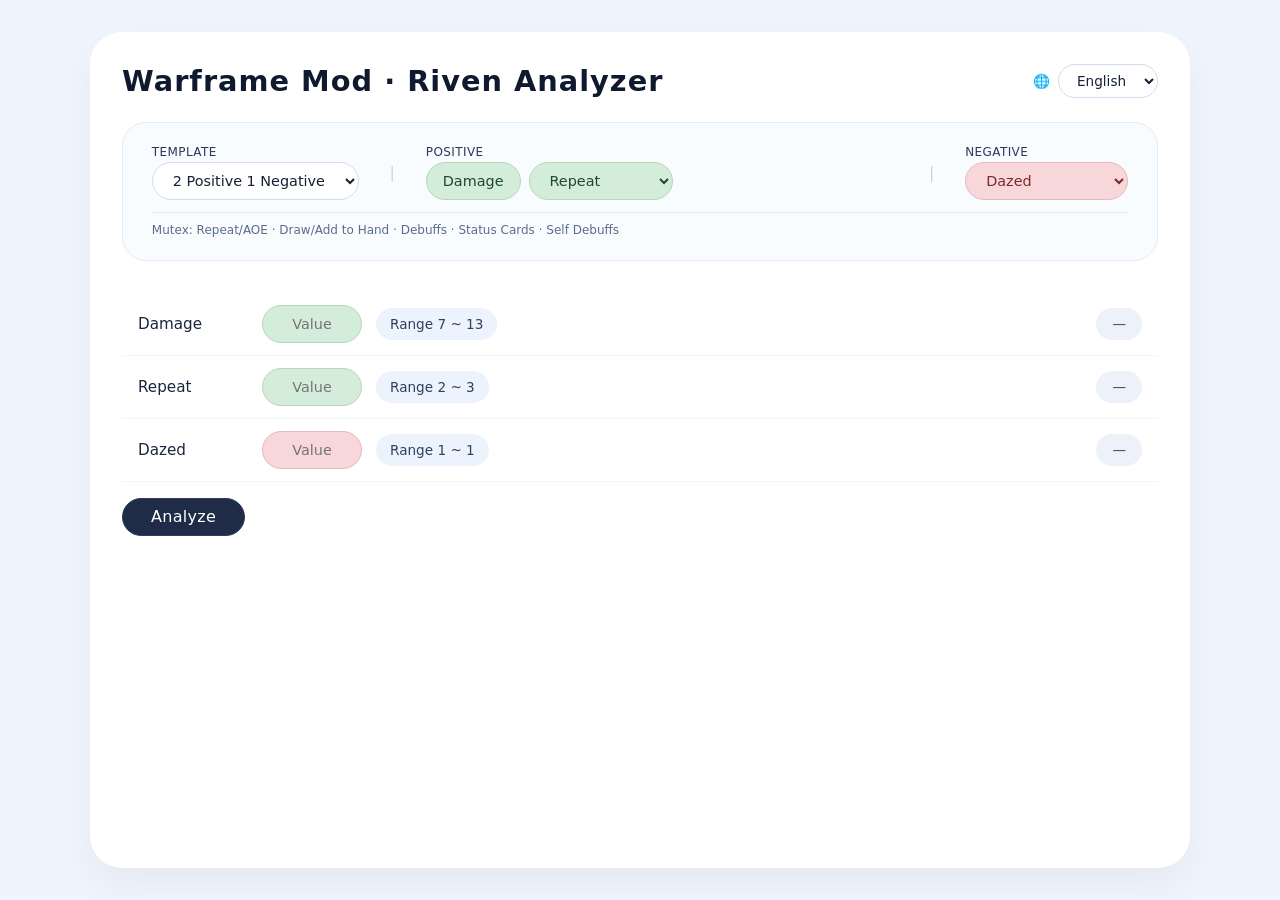
<file: Riven/index.html>
<!DOCTYPE html>
<html lang="zh-CN">
<head>
    <meta charset="UTF-8">
    <meta name="viewport" content="width=device-width, initial-scale=1.0">
    <title>WarframeMod Riven Analyzer</title>
    <link rel="stylesheet" href="index.css">
</head>
<body>
<div class="app">
    <div class="header-row">
        <div class="title" data-i18n="title">星际战甲Mod · 紫卡分析</div>
        <div class="lang-selector">
            <label for="langSelect">🌐</label>
            <select id="langSelect">
                <option value="zh">中文</option>
                <option value="en">English</option>
            </select>
        </div>
    </div>

    <div class="config-panel">
        <div class="config-row">
            <div class="field">
                <label for="statType" data-i18n="template">模板</label>
                <select id="statType">
                    <option value="2+" data-i18n="opt_2p">2正面</option>
                    <option value="2+1" selected data-i18n="opt_2p1n">2正面 1负面</option>
                    <option value="3+" data-i18n="opt_3p">3正面</option>
                    <option value="3+1" data-i18n="opt_3p1n">3正面 1负面</option>
                </select>
            </div>

            <span class="inline-divider">|</span>

            <div class="field field-positive">
                <label data-i18n="positive">正面</label>
                <div class="selector-group" id="positiveSelectors">
                    <span class="fixed-damage" data-i18n="damage">伤害</span>
                </div>
            </div>

            <span class="inline-divider">|</span>

            <div class="field field-negative">
                <label data-i18n="negative">负面</label>
                <div class="selector-group" id="negativeSelectors">
                </div>
            </div>
        </div>

        <div class="mutex-info" data-i18n="mutex_info">互斥词条：重复攻击/攻击全体 · 抽牌/添加牌 · 负面效果 · 状态牌 · 自身负面效果</div>
    </div>

    <div id="resultContainer"></div>
</div>

<script src="data.js"></script>
<script src="i18n.js"></script>
<script src="app.js"></script>
</body>
</html>
</file>
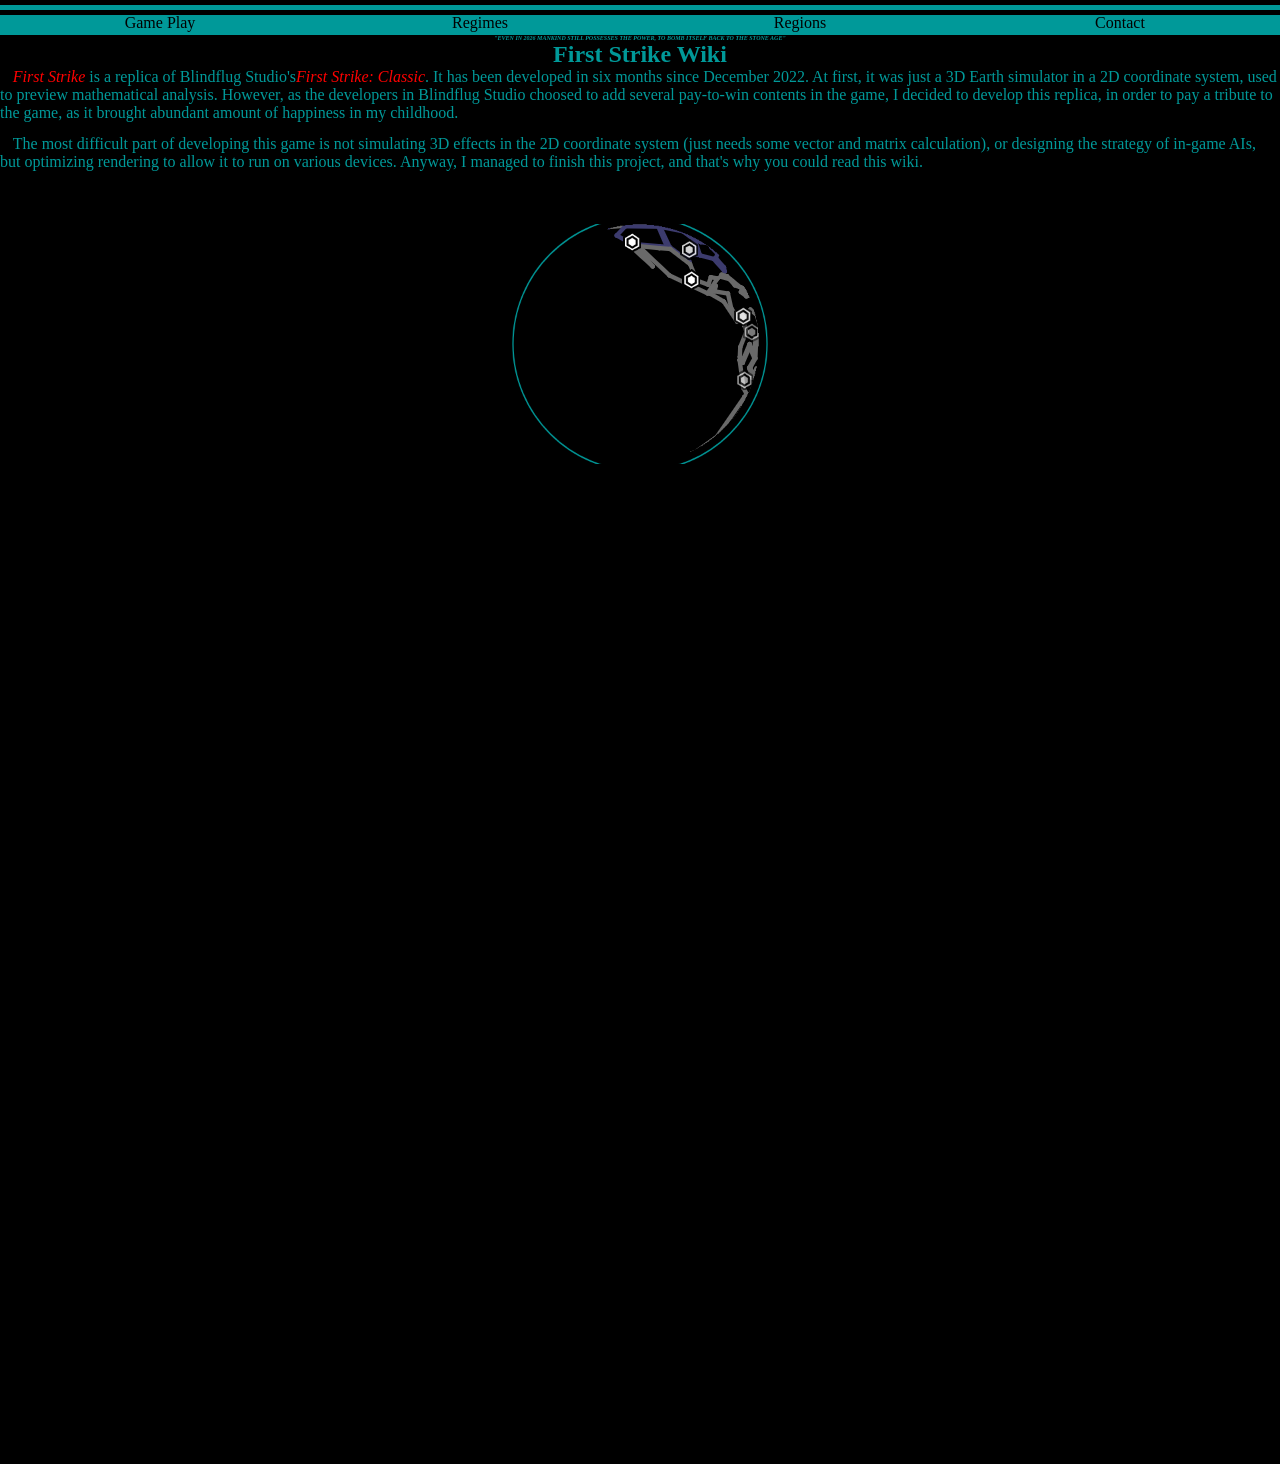
<file: FirstStrike/wiki/index.html>
<!DOCTYPE html>
<html>
	<head>
		<meta charset="utf-8" name="viewport" content="width=device-width,initial-scale=1">
		<link rel="shortcut icon" type="image/x-icon" href="../favicon.ico">
		<link rel="bookmark" type="image/x-icon" href="../favicon.ico">
		<link rel="apple-touch-icon" href="apple-touch-icon.png?v=2">
		<title>First Strike Wiki</title>
		<style>
            *{padding:0;margin:0;border:0;}
            body{
                background-color:black;
                overflow:hidden;
            }
            h1{
                color:#009999;
                font-size:150%;
                text-align:center;
            }
            p{
                padding:0 0 1% 0;
                color:#009999;
                font-size:100%;
                text-indent:1%;
            }
			a{
                text-decoration:none;
            }   
            .iframebox{
                position:relative;
                padding-bottom:100%;
                height:0;
            }
            .iframebox iframe{
                width:25%;
                height:25%;
                position:absolute;
                top:0;
                left:50%;
                transform:translate(-50%,0);
            }
			.top{
				float:top;
			}
			.top ul li{
				list-style:none;
				float:left;
                width:25%;
                height:20px;
			}
			.top ul li a{
                display:block;
                float:left;
				text-align:center;
				line-height:100%;
				width:100%;
				height:100%;
				display:block;
				background-color:#009999;
			}
			.topbar{
				top:0;
				width:100%;
				height:5px;
                margin:5px 0;
				background-color:#009999;
			}	
            .top ul li a:link{
                color:black;
			}
            .top ul li a:visited{
                color:white;
			}
            .top ul li a:active{
                color:red;
			}
            .top ul li a:hover{
				background-color:#00BBBB;
                color:red;
			}
		</style>
	</head>
	<body>
		<div class="topbar"></div>
		<nav class="top">
			<ul>
				<li>
					<a href="gameplay.html">Game Play</a>
				</li>
				<li>
					<a href="regime.html">Regimes</a>
				</li>
				<li>
					<a href="region.html">Regions</a>
				</li>
                <li>
					<a href="contact.html">Contact</a>
				</li>
			</ul>
		</nav>
        <h1 style="font-size:10%"><i>"EVEN IN <script>document.write(new Date().getFullYear())</script> MANKIND STILL POSSESSES THE POWER, TO BOMB ITSELF BACK TO THE STONE AGE"</i></h1>
        <h1>First Strike Wiki</h1>
        <p><i style="color:red">First Strike</i> is a replica of Blindflug Studio's<i style="color:red">First Strike: Classic</i>. It has been developed in six months since December 2022. At first, it was just a 3D Earth simulator in a 2D coordinate system, used to preview mathematical analysis. However, as the developers in Blindflug Studio choosed to add several pay-to-win contents in the game, I decided to develop this replica, in order to pay a tribute to the game, as it brought abundant amount of happiness in my childhood.</p>
        <p>The most difficult part of developing this game is not simulating 3D effects in the 2D coordinate system (just needs some vector and matrix calculation), or designing the strategy of in-game AIs, but optimizing rendering to allow it to run on various devices. Anyway, I managed to finish this project, and that's why you could read this wiki.</p>
		<div class="iframebox">
            <iframe name="earth" src="earth.html">
		    </iframe>
        </div>
	</body>
</html>
</file>
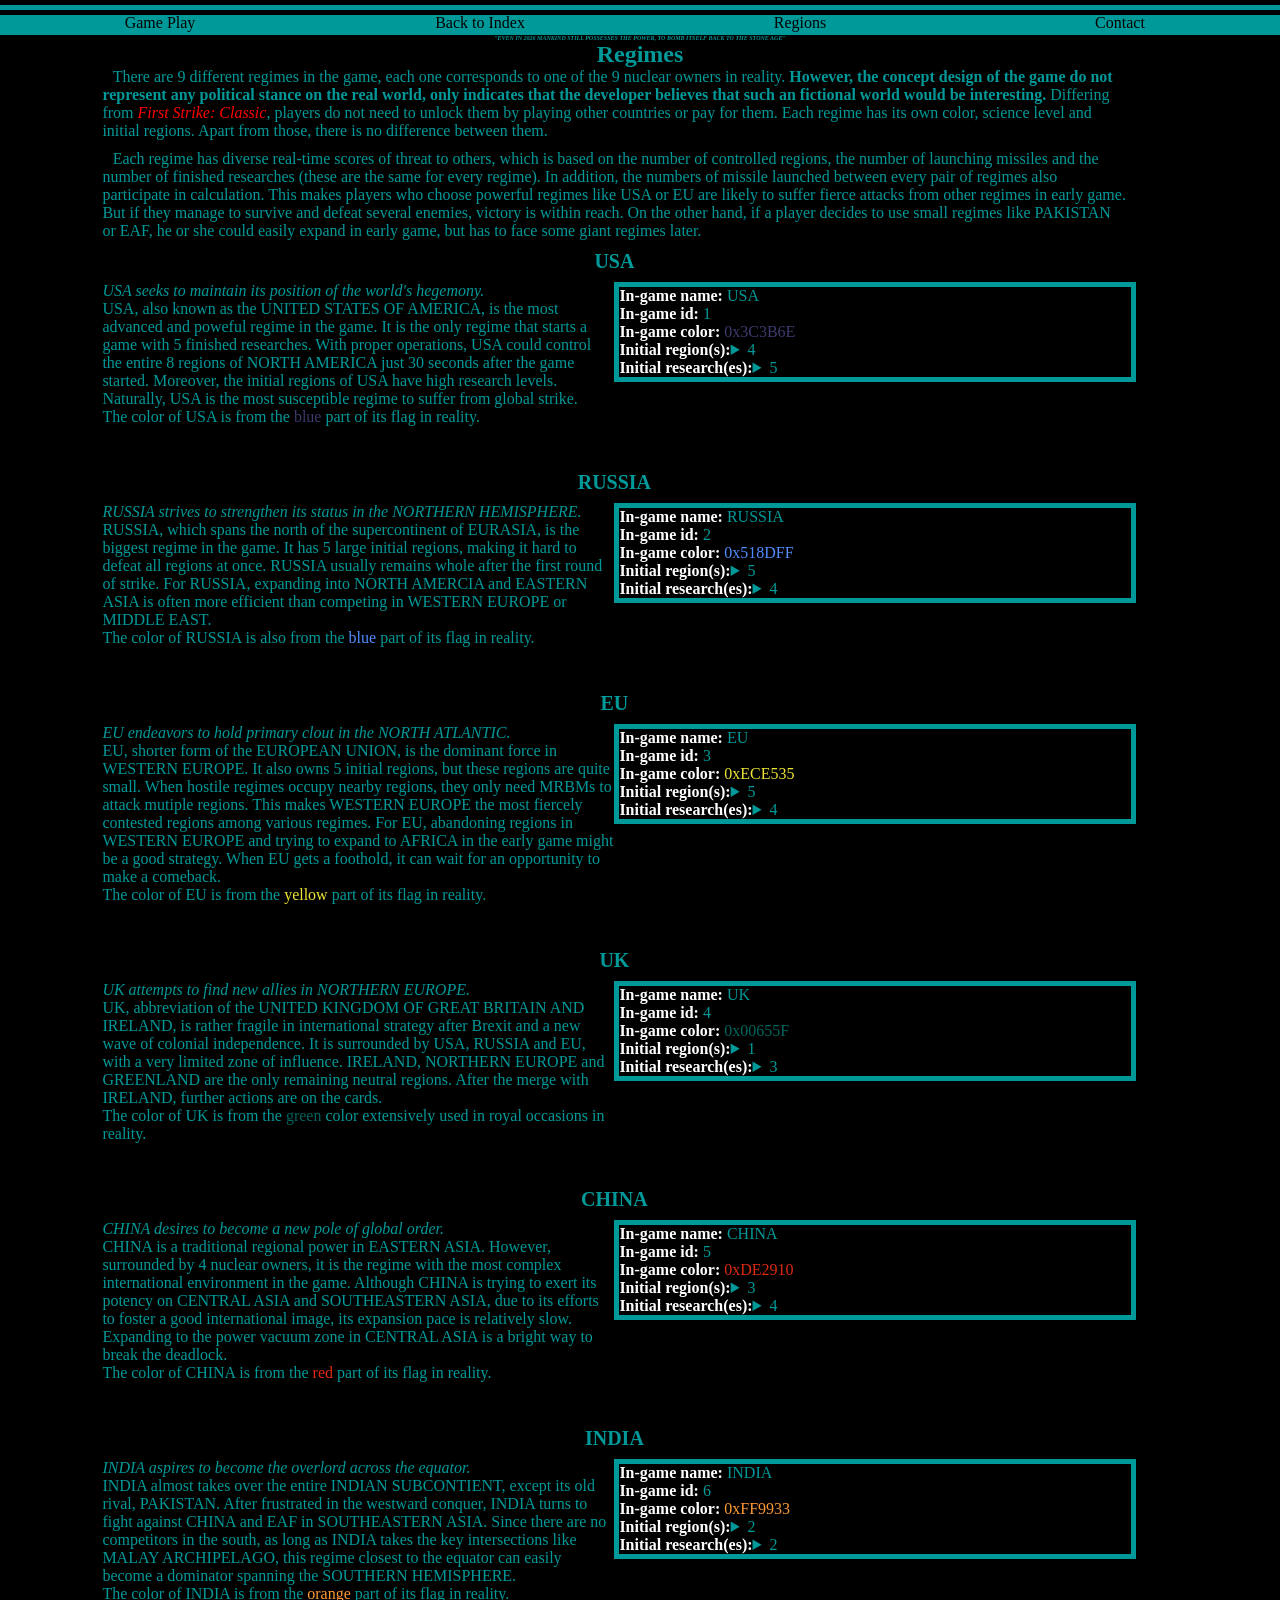
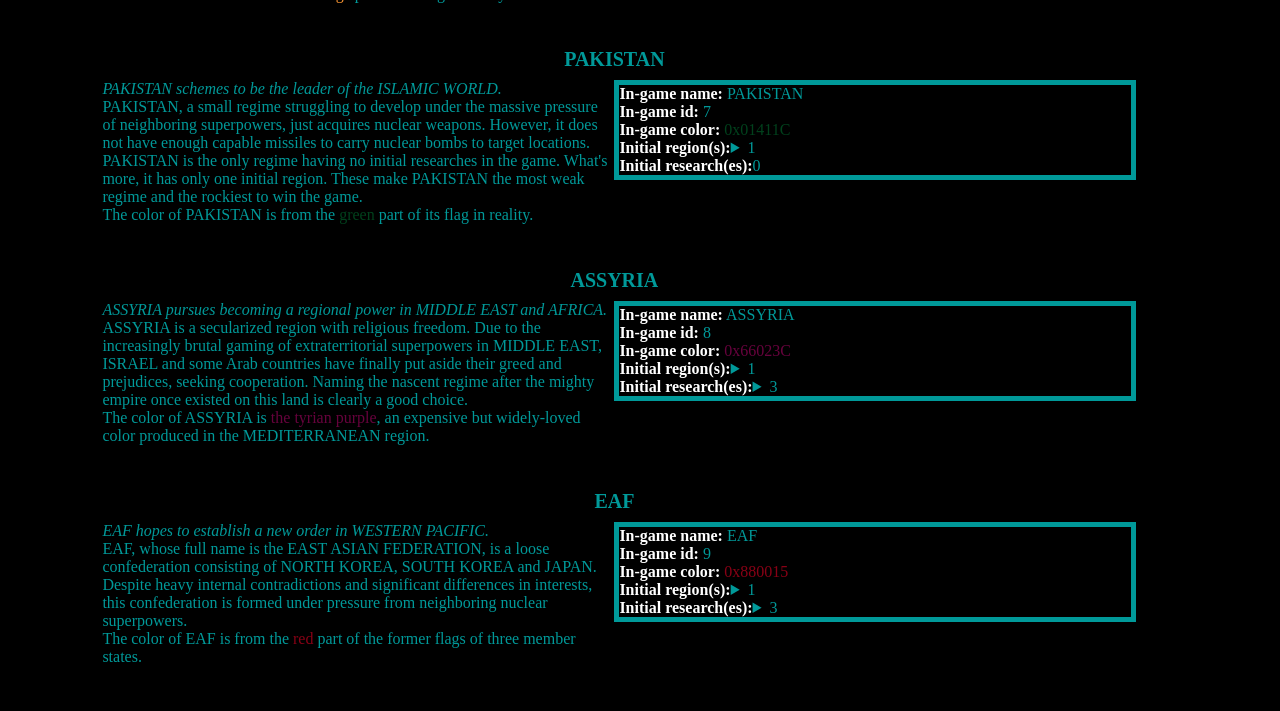
<file: FirstStrike/wiki/regime.html>
<!DOCTYPE html>
<html>
	<head>
		<meta charset="utf-8" name="viewport" content="width=device-width,initial-scale=1">
		<link rel="shortcut icon" type="image/x-icon" href="../favicon.ico">
		<link rel="bookmark" type="image/x-icon" href="../favicon.ico">
		<link rel="apple-touch-icon" href="apple-touch-icon.png?v=2">
		<title>First Strike Wiki</title>
		<style>
            *{padding:0;margin:0;border:0;}
            body{
                background-color:black;
                /**overflow-x:hidden;**/
            }
            h1{
                color:#009999;
                font-size:150%;
                text-align:center;
            }
            p{
                padding:0 0 1% 0;
                color:#009999;
                font-size:100%;
                text-indent:1%;
            }
            ul{
                list-style:none;
            }
            a{
                text-decoration:none;
            }
            a:link{
                color:#009999;
			}
            a:visited{
                color:white;
			}
            a:active{
                color:red;
			}
            a:hover{
                color:red;
			}
            .infobox{
                position:relative;
                left:8vw;
                height:100%;
                width:80vw;
            }
            .regime{
                float:left;
                width:90vw;
                height:50%;
                margin:1vh 0 5vh 0;
            }
            .text{
                float:left;
                color:#009999;
                font-size:100%;
                width:40vw;
            }
            .info{
                float:left;
                background-color:black;
                width:40vw;
                border:5px;
                border-color:#009999;
                border-style:solid;
                font-size:100%;
                color:#009999;
            }
			.top{
				float:top;
			}
			.top ul li{
				list-style:none;
				float:left;
                width:25%;
                height:20px;
			}
			.top ul li a{
                display:block;
                float:left;
				text-align:center;
				line-height:100%;
				width:100%;
				height:100%;
				display:block;
				background-color:#009999;
			}
			.topbar{
				top:0;
				width:100%;
				height:5px;
                margin:5px 0;
				background-color:#009999;
			}
            .top ul li a:link{
                color:black;
			}
            .top ul li a:visited{
                color:white;
			}
            .top ul li a:active{
                color:red;
			}
            .top ul li a:hover{
				background-color:#00BBBB;
                color:red;
			}
		</style>
	</head>
	<body>
		<div class="topbar"></div>
		<nav class="top">
			<ul>
				<li>
                    <a href="gameplay.html">Game Play</a>
                </li>
                <li>
                    <a href="index.html">Back to Index</a>
                </li>
                <li>
                    <a href="region.html">Regions</a>
                </li>
                <li>
                    <a href="contact.html">Contact</a>
                </li>
			</ul>
		</nav>
        <h1 style="font-size:10%"><i>"EVEN IN <script>document.write(new Date().getFullYear())</script> MANKIND STILL POSSESSES THE POWER, TO BOMB ITSELF BACK TO THE STONE AGE"</i></h1>
        <h1>Regimes</h1>
        <div class="infobox">
            <p>There are 9 different regimes in the game, each one corresponds to one of the 9 nuclear owners in reality. <b>However, the concept design of the game do not represent any political stance on the real world, only indicates that the developer believes that such an fictional world would be interesting.</b> Differing from <i style="color:red">First Strike: Classic</i>, players do not need to unlock them by playing other countries or pay for them. Each regime has its own color, science level and initial regions. Apart from those, there is no difference between them.</p>
            <p>Each regime has diverse real-time scores of threat to others, which is based on the number of controlled regions, the number of launching missiles and the number of finished researches (these are the same for every regime). In addition, the numbers of missile launched between every pair of regimes also participate in calculation. This makes players who choose powerful regimes like USA or EU are likely to suffer fierce attacks from other regimes in early game. But if they manage to survive and defeat several enemies, victory is within reach. On the other hand, if a player decides to use small regimes like PAKISTAN or EAF, he or she could easily expand in early game, but has to face some giant regimes later.</p>
            <h1 style="font-size:125%" id="1">USA</h1>
            <div class="regime">
                <div class="text">
                    <i>USA seeks to maintain its position of the world's hegemony.</i><br>
                    USA, also known as the UNITED STATES OF AMERICA, is the most advanced and poweful regime in the game. It is the only regime that starts a game with 5 finished researches. With proper operations, USA could control the entire 8 regions of NORTH AMERICA just 30 seconds after the game started. Moreover, the initial regions of USA have high research levels. Naturally, USA is the most susceptible regime to suffer from global strike.<br>
                    The color of USA is from the <span style="color:#3C3B6E">blue</span> part of its flag in reality.
                </div>
                <div class="info">
                    <b style="color:white">In-game name:</b> USA<br>
                    <b style="color:white">In-game id:</b> 1<br>
                    <b style="color:white">In-game color:</b> <span style="color:#3C3B6E">0x3C3B6E</span><br>
                    <span style="position:relative;float:top">
                        <b style="float:left;color:white">Initial region(s):</b>
                    <details style="float:top">
                        <summary>4</summary>
                            <ul>
                                <li>
                                    <a href="region.html#45">ALASKA</a>
                                </li>
                                <li>
                                    <a href="region.html#46">AMERICAN WEST</a>
                                </li>
                                <li>
                                    <a href="region.html#47">AMERICAN MIDWEST</a>
                                </li>
                                <li>
                                    <a href="region.html#48">APPALACHIA</a>
                                </li>
                            </ul>
                        </details>
                    </span>
                    <span style="position:relative;float:top">
                        <b style="float:left;color:white">Initial research(es):</b>
                    <details style="float:top">
                        <summary>5</summary>
                            <ul>
                                <li>
                                    <a href="gameplay.html#4">Medium-range Missle</a>
                                </li>
                                <li>
                                    <a href="gameplay.html#4">Assembly Line Process</a>
                                </li>
                                <li>
                                    <a href="gameplay.html#4">Spy Satellite Network</a>
                                </li>
                                <li>
                                    <a href="gameplay.html#4">Wartime Economy</a>
                                </li>
                                <li>
                                    <a href="gameplay.html#4">Aggressive Diplomacy</a>
                                </li>
                            </ul>
                        </details>
                    </span>
                </div>
            </div>
            <h1 style="font-size:125%" id="2">RUSSIA</h1>
            <div class="regime">
                <div class="text">
                    <i>RUSSIA strives to strengthen its status in the NORTHERN HEMISPHERE.</i><br>
                    RUSSIA, which spans the north of the supercontinent of EURASIA, is the biggest regime in the game. It has 5 large initial regions, making it hard to defeat all regions at once. RUSSIA usually remains whole after the first round of strike. For RUSSIA, expanding into NORTH AMERCIA and EASTERN ASIA is often more efficient than competing in WESTERN EUROPE or MIDDLE EAST.<br>
                    The color of RUSSIA is also from the <span style="color:#518DFF">blue</span> part of its flag in reality.
                </div>
                <div class="info">
                    <b style="color:white">In-game name:</b> RUSSIA<br>
                    <b style="color:white">In-game id:</b> 2<br>
                    <b style="color:white">In-game color:</b> <span style="color:#518DFF">0x518DFF</span><br>
                    <span style="position:relative;float:top">
                        <b style="float:left;color:white">Initial region(s):</b>
                    <details style="float:top">
                        <summary>5</summary>
                            <ul>
                                <li>
                                    <a href="region.html#35">EAST EUROPEAN PLAIN</a>
                                </li>
                                <li>
                                    <a href="region.html#36">CAUCASUS</a>
                                </li>
                                <li>
                                    <a href="region.html#37">WEST SIBERIA</a>
                                </li>
                                <li>
                                    <a href="region.html#38">CENTRAL SIBERIA</a>
                                </li>
                                <li>
                                    <a href="region.html#39">EAST SIBERIA</a>
                                </li>
                            </ul>
                        </details>
                    </span>
                    <span style="position:relative;float:top">
                        <b style="float:left;color:white">Initial research(es):</b>
                    <details style="float:top">
                        <summary>4</summary>
                            <ul>
                                <li>
                                    <a href="gameplay.html#4">Medium-range Missle</a>
                                </li>
                                <li>
                                    <a href="gameplay.html#4">Spy Satellite Network</a>
                                </li>
                                <li>
                                    <a href="gameplay.html#4">Wartime Economy</a>
                                </li>
                                <li>
                                    <a href="gameplay.html#4">Mobilization for War</a>
                                </li>
                            </ul>
                        </details>
                    </span>
                </div>
            </div>
            <h1 style="font-size:125%" id="3">EU</h1>
            <div class="regime">
                <div class="text">
                    <i>EU endeavors to hold primary clout in the NORTH ATLANTIC.</i><br>
                    EU, shorter form of the EUROPEAN UNION, is the dominant force in WESTERN EUROPE. It also owns 5 initial regions, but these regions are quite small. When hostile regimes occupy nearby regions, they only need MRBMs to attack mutiple regions. This makes WESTERN EUROPE the most fiercely contested regions among various regimes. For EU, abandoning regions in WESTERN EUROPE and trying to expand to AFRICA in the early game might be a good strategy. When EU gets a foothold, it can wait for an opportunity to make a comeback.<br>
                    The color of EU is from the <span style="color:#ECE535">yellow</span> part of its flag in reality.
                </div>
                <div class="info">
                    <b style="color:white">In-game name:</b> EU<br>
                    <b style="color:white">In-game id:</b> 3<br>
                    <b style="color:white">In-game color:</b> <span style="color:#ECE535">0xECE535</span><br>
                    <span style="position:relative;float:top">
                        <b style="float:left;color:white">Initial region(s):</b>
                    <details style="float:top">
                        <summary>5</summary>
                            <ul>
                                <li>
                                    <a href="region.html#26">IBERIA</a>
                                </li>
                                <li>
                                    <a href="region.html#27">GAUL</a>
                                </li>
                                <li>
                                    <a href="region.html#29">GERMANY</a>
                                </li>
                                <li>
                                    <a href="region.html#30">APENNINES</a>
                                </li>
                                <li>
                                    <a href="region.html#31">CARPATHIANS</a>
                                </li>
                            </ul>
                        </details>
                    </span>
                    <span style="position:relative;float:top">
                        <b style="float:left;color:white">Initial research(es):</b>
                    <details style="float:top">
                        <summary>4</summary>
                            <ul>
                                <li>
                                    <a href="gameplay.html#4">Medium-range Missle</a>
                                </li>
                                <li>
                                    <a href="gameplay.html#4">Spy Satellite Network</a>
                                </li>
                                <li>
                                    <a href="gameplay.html#4">Wartime Economy</a>
                                </li>
                                <li>
                                    <a href="gameplay.html#4">Aggressive Diplomacy</a>
                                </li>
                            </ul>
                        </details>
                    </span>
                </div>
            </div>
            <h1 style="font-size:125%" id="4">UK</h1>
            <div class="regime">
                <div class="text">
                    <i>UK attempts to find new allies in NORTHERN EUROPE.</i><br>
                    UK, abbreviation of the UNITED KINGDOM OF GREAT BRITAIN AND IRELAND, is rather fragile in international strategy after Brexit and a new wave of colonial independence. It is surrounded by USA, RUSSIA and EU, with a very limited zone of influence. IRELAND, NORTHERN EUROPE and GREENLAND are the only remaining neutral regions. After the merge with IRELAND, further actions are on the cards.<br>
                    The color of UK is from the <span style="color:#00655F">green</span> color extensively used in royal occasions in reality.
                </div>
                <div class="info">
                    <b style="color:white">In-game name:</b> UK<br>
                    <b style="color:white">In-game id:</b> 4<br>
                    <b style="color:white">In-game color:</b> <span style="color:#00655F">0x00655F</span><br>
                    <span style="position:relative;float:top">
                        <b style="float:left;color:white">Initial region(s):</b>
                    <details style="float:top">
                        <summary>1</summary>
                            <ul>
                                <li>
                                    <a href="region.html#28">BRITISH ISLES</a>
                                </li>
                            </ul>
                        </details>
                    </span>
                    <span style="position:relative;float:top">
                        <b style="float:left;color:white">Initial research(es):</b>
                    <details style="float:top">
                        <summary>3</summary>
                            <ul>
                                <li>
                                    <a href="gameplay.html#4">Medium-range Missle</a>
                                </li>
                                <li>
                                    <a href="gameplay.html#4">Wartime Economy</a>
                                </li>
                                <li>
                                    <a href="gameplay.html#4">Aggressive Diplomacy</a>
                                </li>
                            </ul>
                        </details>
                    </span>
                </div>
            </div>
            <h1 style="font-size:125%" id="5">CHINA</h1>
            <div class="regime">
                <div class="text">
                    <i>CHINA desires to become a new pole of global order.</i><br>
                    CHINA is a traditional regional power in EASTERN ASIA. However, surrounded by 4 nuclear owners, it is the regime with the most complex international environment in the game. Although CHINA is trying to exert its potency on CENTRAL ASIA and SOUTHEASTERN ASIA, due to its efforts to foster a good international image, its expansion pace is relatively slow. Expanding to the power vacuum zone in CENTRAL ASIA is a bright way to break the deadlock.<br>
                    The color of CHINA is from the <span style="color:#DE2910">red</span> part of its flag in reality.
                </div>
                <div class="info">
                    <b style="color:white">In-game name:</b> CHINA<br>
                    <b style="color:white">In-game id:</b> 5<br>
                    <b style="color:white">In-game color:</b> <span style="color:#DE2910">0xDE2910</span><br>
                    <span style="position:relative;float:top">
                        <b style="float:left;color:white">Initial region(s):</b>
                    <details style="float:top">
                        <summary>3</summary>
                            <ul>
                                <li>
                                    <a href="region.html#1">NORTH CHINA</a>
                                </li>
                                <li>
                                    <a href="region.html#2">SOUTH CHINA</a>
                                </li>
                                <li>
                                    <a href="region.html#3">WEST CHINA</a>
                                </li>
                            </ul>
                        </details>
                    </span>
                    <span style="position:relative;float:top">
                        <b style="float:left;color:white">Initial research(es):</b>
                    <details style="float:top">
                        <summary>4</summary>
                            <ul>
                                <li>
                                    <a href="gameplay.html#4">Medium-range Missle</a>
                                </li>
                                <li>
                                    <a href="gameplay.html#4">Assembly Line Process</a>
                                </li>
                                <li>
                                    <a href="gameplay.html#4">Spy Satellite Network</a>
                                </li>
                                <li>
                                    <a href="gameplay.html#4">Wartime Economy</a>
                                </li>
                            </ul>
                        </details>
                    </span>
                </div>
            </div>
            <h1 style="font-size:125%" id="6">INDIA</h1>
            <div class="regime">
                <div class="text">
                    <i>INDIA aspires to become the overlord across the equator.</i><br>
                    INDIA almost takes over the entire INDIAN SUBCONTIENT, except its old rival, PAKISTAN. After frustrated in the westward conquer, INDIA turns to fight against CHINA and EAF in SOUTHEASTERN ASIA. Since there are no competitors in the south, as long as INDIA takes the key intersections like MALAY ARCHIPELAGO, this regime closest to the equator can easily become a dominator spanning the SOUTHERN HEMISPHERE.<br>
                    The color of INDIA is from the <span style="color:#FF9933">orange</span> part of its flag in reality.
                </div>
                <div class="info">
                    <b style="color:white">In-game name:</b> INDIA<br>
                    <b style="color:white">In-game id:</b> 6<br>
                    <b style="color:white">In-game color:</b> <span style="color:#FF9933">0xFF9933</span><br>
                    <span style="position:relative;float:top">
                        <b style="float:left;color:white">Initial region(s):</b>
                    <details style="float:top">
                        <summary>2</summary>
                            <ul>
                                <li>
                                    <a href="region.html#10">GANGES PLAIN</a>
                                </li>
                                <li>
                                    <a href="region.html#11">DECCAN</a>
                                </li>
                            </ul>
                        </details>
                    </span>
                    <span style="position:relative;float:top">
                        <b style="float:left;color:white">Initial research(es):</b>
                    <details style="float:top">
                        <summary>2</summary>
                            <ul>
                                <li>
                                    <a href="gameplay.html#4">Medium-range Missle</a>
                                </li>
                                <li>
                                    <a href="gameplay.html#4">Aggressive Diplomacy</a>
                                </li>
                            </ul>
                        </details>
                    </span>
                </div>
            </div>
            <h1 style="font-size:125%" id="7">PAKISTAN</h1>
            <div class="regime">
                <div class="text">
                    <i>PAKISTAN schemes to be the leader of the ISLAMIC WORLD.</i><br>
                    PAKISTAN, a small regime struggling to develop under the massive pressure of neighboring superpowers, just acquires nuclear weapons. However, it does not have enough capable missiles to carry nuclear bombs to target locations. PAKISTAN is the only regime having no initial researches in the game. What's more, it has only one initial region. These make PAKISTAN the most weak regime and the rockiest to win the game.<br>
                    The color of PAKISTAN is from the <span style="color:#01411C">green</span> part of its flag in reality.
                </div>
                <div class="info">
                    <b style="color:white">In-game name:</b> PAKISTAN<br>
                    <b style="color:white">In-game id:</b> 7<br>
                    <b style="color:white">In-game color:</b> <span style="color:#01411C">0x01411C</span><br>
                    <span style="position:relative;float:top">
                        <b style="float:left;color:white">Initial region(s):</b>
                    <details style="float:top">
                        <summary>1</summary>
                            <ul>
                                <li>
                                    <a href="region.html#12">INDUS PLAIN</a>
                                </li>
                            </ul>
                        </details>
                    </span>
                    <span style="position:relative;float:top">
                        <b style="float:left;color:white">Initial research(es):</b>0
                    </span>
                </div>
            </div>
            <h1 style="font-size:125%" id="8">ASSYRIA</h1>
            <div class="regime">
                <div class="text">
                    <i>ASSYRIA pursues becoming a regional power in MIDDLE EAST and AFRICA.</i><br>
                    ASSYRIA is a secularized region with religious freedom. Due to the increasingly brutal gaming of extraterritorial superpowers in MIDDLE EAST, ISRAEL and some Arab countries have finally put aside their greed and prejudices, seeking cooperation. Naming the nascent regime after the mighty empire once existed on this land is clearly a good choice.<br>
                    The color of ASSYRIA is <span style="color:#66023C">the tyrian purple</span>, an expensive but widely-loved color produced in the MEDITERRANEAN region.
                </div>
                <div class="info">
                    <b style="color:white">In-game name:</b> ASSYRIA<br>
                    <b style="color:white">In-game id:</b> 8<br>
                    <b style="color:white">In-game color:</b> <span style="color:#66023C">0x66023C</span><br>
                    <span style="position:relative;float:top">
                        <b style="float:left;color:white">Initial region(s):</b>
                    <details style="float:top">
                        <summary>1</summary>
                            <ul>
                                <li>
                                    <a href="region.html#18">FERTILE CRESCENT</a>
                                </li>
                            </ul>
                        </details>
                    </span>
                    <span style="position:relative;float:top">
                        <b style="float:left;color:white">Initial research(es):</b>
                    <details style="float:top">
                        <summary>3</summary>
                            <ul>
                                <li>
                                    <a href="gameplay.html#4">Medium-range Missle</a>
                                </li>
                                <li>
                                    <a href="gameplay.html#4">Assembly Line Process</a>
                                </li>
                                <li>
                                    <a href="gameplay.html#4">Aggressive Diplomacy</a>
                                </li>
                            </ul>
                        </details>
                    </span>
                </div>
            </div>
            <h1 style="font-size:125%" id="9">EAF</h1>
            <div class="regime">
                <div class="text">
                    <i>EAF hopes to establish a new order in WESTERN PACIFIC.</i><br>
                    EAF, whose full name is the EAST ASIAN FEDERATION, is a loose confederation consisting of NORTH KOREA, SOUTH KOREA and JAPAN. Despite heavy internal contradictions and significant differences in interests, this confederation is formed under pressure from neighboring nuclear superpowers.<br>
                    The color of EAF is from the <span style="color:#880015">red</span> part of the former flags of three member states.
                </div>
                <div class="info">
                    <b style="color:white">In-game name:</b> EAF<br>
                    <b style="color:white">In-game id:</b> 9<br>
                    <b style="color:white">In-game color:</b> <span style="color:#880015">0x880015</span><br>
                    <span style="position:relative;float:top">
                        <b style="float:left;color:white">Initial region(s):</b>
                    <details style="float:top">
                        <summary>1</summary>
                            <ul>
                                <li>
                                    <a href="region.html#4">PAN JAPANESE SEA</a>
                                </li>
                            </ul>
                        </details>
                    </span>
                    <span style="position:relative;float:top">
                        <b style="float:left;color:white">Initial research(es):</b>
                    <details style="float:top">
                        <summary>3</summary>
                            <ul>
                                <li>
                                    <a href="gameplay.html#4">Medium-range Missle</a>
                                </li>
                                <li>
                                    <a href="gameplay.html#4">Spy Satellite Network</a>
                                </li>
                                <li>
                                    <a href="gameplay.html#4">Wartime Economy</a>
                                </li>
                            </ul>
                        </details>
                    </span>
                </div>
            </div>
	</body>
</html>
</file>
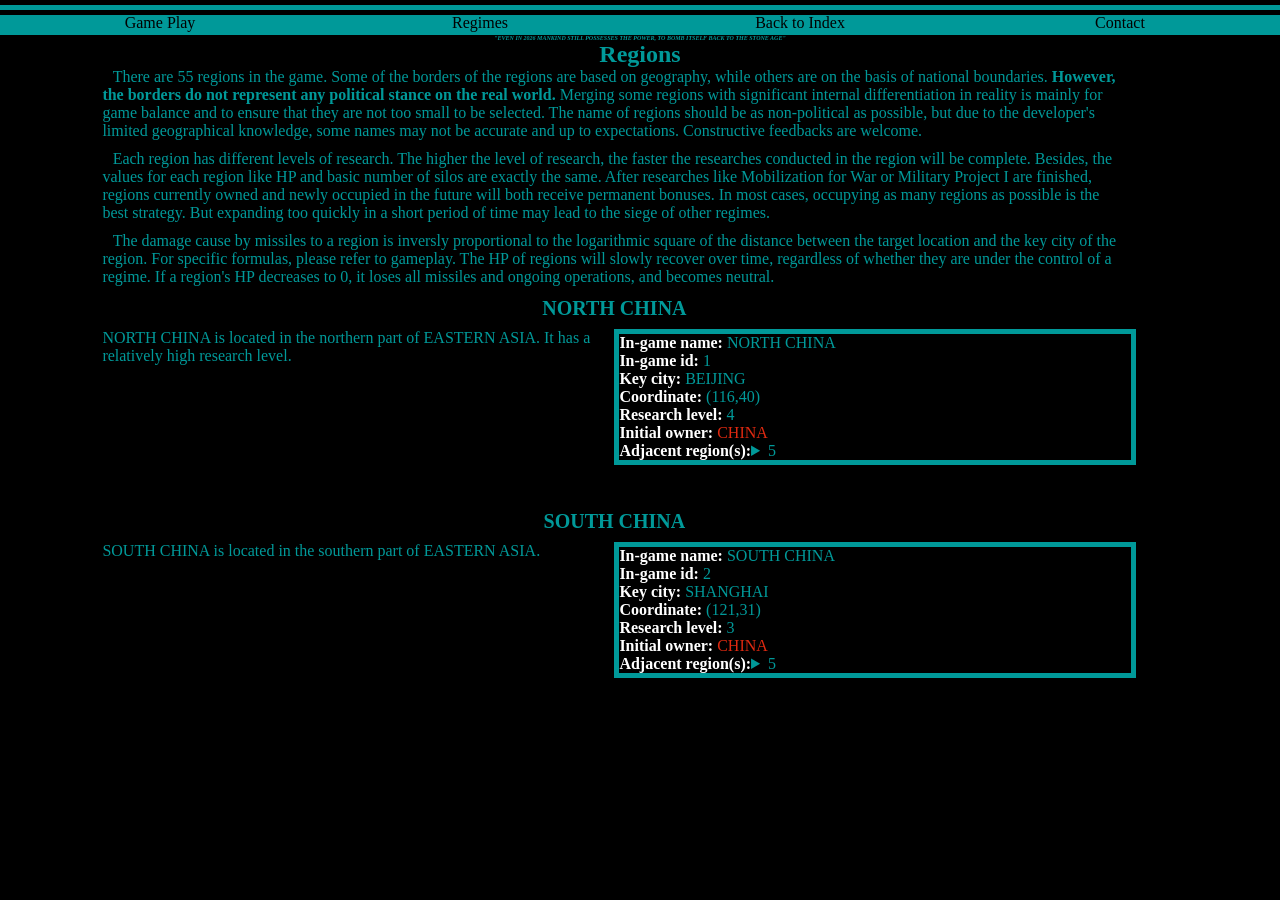
<file: FirstStrike/wiki/region.html>
<!DOCTYPE html>
<html>
	<head>
		<meta charset="utf-8" name="viewport" content="width=device-width,initial-scale=1">
		<link rel="shortcut icon" type="image/x-icon" href="../favicon.ico">
		<link rel="bookmark" type="image/x-icon" href="../favicon.ico">
		<link rel="apple-touch-icon" href="apple-touch-icon.png?v=2">
		<title>First Strike Wiki</title>
		<style>
            *{padding:0;margin:0;border:0;}
            body{
                background-color:black;
                /**overflow-x:hidden;**/
            }
            h1{
                color:#009999;
                font-size:150%;
                text-align:center;
            }
            p{
                padding:0 0 1% 0;
                color:#009999;
                font-size:100%;
                text-indent:1%;
            }
            ul{
                list-style:none;
            }
            a{
                text-decoration:none;
            }
            a:link{
                color:#009999;
			}
            a:visited{
                color:white;
			}
            a:active{
                color:red;
			}
            a:hover{
                color:red;
			}
            .infobox{
                position:relative;
                left:8vw;
                height:100%;
                width:80vw;
            }
            .region{
                float:left;
                width:90vw;
                height:50%;
                margin:1vh 0 5vh 0;
            }
            .text{
                float:left;
                color:#009999;
                font-size:100%;
                width:40vw;
            }
            .info{
                float:left;
                background-color:black;
                width:40vw;
                border:5px;
                border-color:#009999;
                border-style:solid;
                font-size:100%;
                color:#009999;
            }
			.top{
				float:top;
			}
			.top ul li{
				list-style:none;
				float:left;
                width:25%;
                height:20px;
			}
			.top ul li a{
                display:block;
                float:left;
				text-align:center;
				line-height:100%;
				width:100%;
				height:100%;
				display:block;
				background-color:#009999;
			}
			.topbar{
				top:0;
				width:100%;
				height:5px;
                margin:5px 0;
				background-color:#009999;
			}
            .top ul li a:link{
                color:black;
			}
            .top ul li a:visited{
                color:white;
			}
            .top ul li a:active{
                color:red;
			}
            .top ul li a:hover{
				background-color:#00BBBB;
                color:red;
			}
		</style>
	</head>
	<body>
		<div class="topbar"></div>
		<nav class="top">
			<ul>
				<li>
                    <a href="gameplay.html">Game Play</a>
                </li>
                <li>
                    <a href="regime.html">Regimes</a>
                </li>
                <li>
                    <a href="index.html">Back to Index</a>
                </li>
                <li>
                    <a href="contact.html">Contact</a>
                </li>
			</ul>
		</nav>
        <h1 style="font-size:10%"><i>"EVEN IN <script>document.write(new Date().getFullYear())</script> MANKIND STILL POSSESSES THE POWER, TO BOMB ITSELF BACK TO THE STONE AGE"</i></h1>
        <h1>Regions</h1>
        <div class="infobox">
            <p>There are 55 regions in the game. Some of the borders of the regions are based on geography, while others are on the basis of national boundaries. <b>However, the borders do not represent any political stance on the real world.</b> Merging some regions with significant internal differentiation in reality is mainly for game balance and to ensure that they are not too small to be selected. The name of regions should be as non-political as possible, but due to the developer's limited geographical knowledge, some names may not be accurate and up to expectations. Constructive feedbacks are welcome.</p>
            <p>Each region has different levels of research. The higher the level of research, the faster the researches conducted in the region will be complete. Besides, the values for each region like HP and basic number of silos are exactly the same. After researches like Mobilization for War or Military Project I are finished, regions currently owned and newly occupied in the future will both receive permanent bonuses. In most cases, occupying as many regions as possible is the best strategy. But expanding too quickly in a short period of time may lead to the siege of other regimes.</p>
            <p>The damage cause by missiles to a region is inversly proportional to the logarithmic square of the distance between the target location and the key city of the region. For specific formulas, please refer to <a href="gameplay.html#1">gameplay</a>. The HP of regions will slowly recover over time, regardless of whether they are under the control of a regime. If a region's HP decreases to 0, it loses all missiles and ongoing operations, and becomes neutral.</p>
            <h1 style="font-size:125%" id="1">NORTH CHINA</h1>
            <div class="region">
                <div class="text">
                    NORTH CHINA is located in the northern part of EASTERN ASIA. It has a relatively high research level.
                </div>
                <div class="info">
                    <b style="color:white">In-game name:</b> NORTH CHINA<br>
                    <b style="color:white">In-game id:</b> 1<br>
                    <b style="color:white">Key city:</b> BEIJING<br>
                    <b style="color:white">Coordinate:</b> (116,40)<br>
                    <b style="color:white">Research level:</b> 4<br>
                    <b style="color:white">Initial owner:</b> <a href="regime.html#5" style="color:#DE2910">CHINA</a><br>
                    <span style="position:relative;float:top">
                        <b style="float:left;color:white">Adjacent region(s):</b>
                    <details style="float:top">
                        <summary>5</summary>
                            <ul>
                                <li>
                                    <a href="region.html#2">SOUTH CHINA</a>
                                </li>
                                <li>
                                    <a href="region.html#3">WEST CHINA</a>
                                </li>
                                <li>
                                    <a href="region.html#4">PAN JAPANESE SEA</a>
                                </li>
                                <li>
                                    <a href="region.html#15">MONGOLIA</a>
                                </li>
                                <li>
                                    <a href="region.html#39">EAST SIBERIA</a>
                                </li>
                            </ul>
                        </details>
                    </span>
                </div>
            </div>
            <h1 style="font-size:125%" id="2">SOUTH CHINA</h1>
            <div class="region">
                <div class="text">
                    SOUTH CHINA is located in the southern part of EASTERN ASIA.
                </div>
                <div class="info">
                    <b style="color:white">In-game name:</b> SOUTH CHINA<br>
                    <b style="color:white">In-game id:</b> 2<br>
                    <b style="color:white">Key city:</b> SHANGHAI<br>
                    <b style="color:white">Coordinate:</b> (121,31)<br>
                    <b style="color:white">Research level:</b> 3<br>
                    <b style="color:white">Initial owner:</b> <a href="regime.html#5" style="color:#DE2910">CHINA</a><br>
                    <span style="position:relative;float:top">
                        <b style="float:left;color:white">Adjacent region(s):</b>
                    <details style="float:top">
                        <summary>5</summary>
                            <ul>
                                <li>
                                    <a href="region.html#1">NORTH CHINA</a>
                                </li>
                                <li>
                                    <a href="region.html#3">WEST CHINA</a>
                                </li>
                                <li>
                                    <a href="region.html#4">PAN JAPANESE SEA</a>
                                </li>
                                <li>
                                    <a href="region.html#5">INDOCHINA</a>
                                </li>
                                <li>
                                    <a href="region.html#6">MALAY ARCHIPELAGO</a>
                                </li>
                            </ul>
                        </details>
                    </span>
                </div>
            </div>
        </div>
	</body>
</html>
</file>
<file: Riven/index.css>
* {
    box-sizing: border-box;
    font-family: system-ui, -apple-system, 'Segoe UI', Roboto, sans-serif;
}
body {
    background: #f0f4fc;
    margin: 0;
    min-height: 100vh;
    display: flex;
    justify-content: center;
    padding: 2rem 1rem;
}
.app {
    max-width: 1100px;
    width: 100%;
    background: white;
    border-radius: 32px;
    box-shadow: 0 16px 40px rgba(0,0,0,0.05);
    padding: 2rem 2rem 2.2rem;
}
.header-row {
    display: flex;
    justify-content: space-between;
    align-items: center;
    margin-bottom: 1.5rem;
    flex-wrap: wrap;
    gap: 0.8rem;
}
.title {
    text-align: center;
    font-size: 1.8rem;
    font-weight: 600;
    color: #0f1a2f;
    letter-spacing: 1px;
}
.lang-selector {
    display: flex;
    align-items: center;
    gap: 0.5rem;
    font-size: 0.85rem;
    color: #2b3854;
}
.lang-selector select {
    background: white;
    border: 1px solid #d2dcee;
    border-radius: 40px;
    padding: 6px 14px;
    font-size: 0.85rem;
    color: #162033;
    outline: none;
    height: 34px;
    cursor: pointer;
}
.lang-selector select:focus {
    border-color: #6a7ea0;
    box-shadow: 0 0 0 3px rgba(106, 126, 160, 0.12);
}
.config-panel {
    background: #f9fcff;
    border-radius: 24px;
    border: 1px solid #e4ebf6;
    padding: 1.4rem 1.8rem;
    margin-bottom: 2rem;
}
.config-row {
    display: flex;
    flex-wrap: nowrap;
    align-items: center;
    gap: 0.8rem 1.8rem;
}
.field {
    display: flex;
    flex-direction: column;
    gap: 3px;
    flex-shrink: 0;
}
.field label {
    font-weight: 500;
    font-size: 0.75rem;
    color: #2b3854;
    letter-spacing: 0.4px;
    text-transform: uppercase;
}
.field select {
    background: white;
    border: 1px solid #d2dcee;
    border-radius: 40px;
    padding: 8px 16px;
    font-size: 0.9rem;
    color: #162033;
    outline: none;
    transition: 0.15s;
    min-width: 130px;
    height: 38px;
}
.field select:focus {
    border-color: #6a7ea0;
    box-shadow: 0 0 0 3px rgba(106, 126, 160, 0.12);
}
.field-positive {
    flex: 1 1 auto;
    min-width: 0;
}
.field-positive .selector-group {
    display: flex;
    flex-wrap: nowrap;
    align-items: center;
    gap: 0.5rem;
}
.field-negative {
    flex-shrink: 0;
}
.field-negative .selector-group {
    display: flex;
    flex-wrap: nowrap;
    align-items: center;
    gap: 0.5rem;
}
.fixed-damage {
    display: inline-flex;
    align-items: center;
    justify-content: center;
    background: #d4edda;
    border: 1px solid #b7d7b7;
    border-radius: 40px;
    padding: 0 16px;
    font-weight: 500;
    font-size: 0.9rem;
    color: #1d4a2a;
    height: 38px;
    white-space: nowrap;
    flex-shrink: 0;
}
.selector-group select.pos-select {
    background: #d4edda;
    border: 1px solid #b7d7b7;
    border-radius: 40px;
    padding: 0 16px;
    font-size: 0.9rem;
    color: #1d4a2a;
    outline: none;
    transition: 0.15s;
    height: 38px;
    min-width: 110px;
    flex-shrink: 0;
}
.selector-group select.pos-select:focus {
    border-color: #6a7ea0;
    box-shadow: 0 0 0 3px rgba(106, 126, 160, 0.12);
}
.selector-group select.neg-select {
    background: #f8d7da;
    border: 1px solid #e5b9bd;
    border-radius: 40px;
    padding: 0 16px;
    font-size: 0.9rem;
    color: #7a2a2a;
    outline: none;
    transition: 0.15s;
    height: 38px;
    min-width: 110px;
    flex-shrink: 0;
}
.selector-group select.neg-select:focus {
    border-color: #6a7ea0;
    box-shadow: 0 0 0 3px rgba(106, 126, 160, 0.12);
}
.inline-divider {
    color: #c8d4e6;
    font-weight: 300;
    margin: 0 2px;
    flex-shrink: 0;
}
.stat-grid {
    margin-top: 0.75rem;
}
.stat-row {
    display: flex;
    flex-wrap: wrap;
    align-items: center;
    padding: 12px 16px;
    border-bottom: 1px solid #f0f5fe;
    gap: 8px 14px;
}
.stat-row:last-child {
    border-bottom: none;
}
.stat-label {
    font-weight: 500;
    min-width: 110px;
    color: #1a253f;
    font-size: 0.95rem;
}
.stat-input-pos {
    width: 100px;
    padding: 6px 12px;
    border-radius: 30px;
    border: 1px solid #b7d7b7;
    font-size: 0.9rem;
    background: #d4edda;
    color: #1d4a2a;
    text-align: center;
    height: 38px;
}
.stat-input-pos:focus {
    border-color: #6a7ea0;
    outline: none;
    box-shadow: 0 0 0 3px rgba(106, 126, 160, 0.08);
}
.stat-input-neg {
    width: 100px;
    padding: 6px 12px;
    border-radius: 30px;
    border: 1px solid #e5b9bd;
    font-size: 0.9rem;
    background: #f8d7da;
    color: #7a2a2a;
    text-align: center;
    height: 38px;
}
.stat-input-neg:focus {
    border-color: #6a7ea0;
    outline: none;
    box-shadow: 0 0 0 3px rgba(106, 126, 160, 0.08);
}
.stat-range {
    background: #edf3fd;
    padding: 3px 14px;
    border-radius: 30px;
    font-size: 0.85rem;
    color: #2f405f;
    white-space: nowrap;
    height: 32px;
    display: inline-flex;
    align-items: center;
}
.stat-trend {
    font-weight: 500;
    padding: 3px 16px;
    border-radius: 40px;
    font-size: 0.85rem;
    margin-left: auto;
    white-space: nowrap;
    background: #f0f4fd;
    color: #31415e;
    height: 32px;
    display: inline-flex;
    align-items: center;
}
.trend-pos-high { background: #d4edda; color: #1d4a2a; }
.trend-pos-low { background: #f8d7da; color: #7a2a2a; }
.trend-neg-high { background: #f8d7da; color: #7a2a2a; }
.trend-neg-low { background: #d4edda; color: #1d4a2a; }
.trend-neutral { background: #ecf1fa; color: #384b6b; }
.no-negative {
    color: #6f7f9b;
    font-size: 0.85rem;
    height: 38px;
    display: inline-flex;
    align-items: center;
}
.mutex-info {
    font-size: 0.75rem;
    color: #5a6d8a;
    margin-top: 12px;
    border-top: 1px solid #e2eaf5;
    padding-top: 10px;
}
@media (max-width: 820px) {
    .app { padding: 1.2rem; }
    .config-panel { padding: 1rem; }
    .config-row { 
        flex-wrap: wrap; 
        gap: 0.6rem 1rem;
    }
    .field-positive {
        flex: 1 1 100%;
        min-width: 100%;
    }
    .field-positive .selector-group {
        flex-wrap: wrap;
    }
    .field-negative {
        flex: 1 1 auto;
    }
    .field-negative .selector-group {
        flex-wrap: wrap;
    }
    .stat-row { flex-wrap: wrap; }
    .stat-trend { margin-left: 0; }
    .header-row {
        flex-direction: column;
        align-items: stretch;
    }
    .lang-selector {
        justify-content: flex-end;
    }
}
@media (max-width: 600px) {
    .selector-group select {
        min-width: 90px;
        padding: 0 10px;
        font-size: 0.8rem;
    }
    .fixed-damage {
        font-size: 0.8rem;
        padding: 0 12px;
    }
    .title {
        font-size: 1.4rem;
    }
}
</file>
